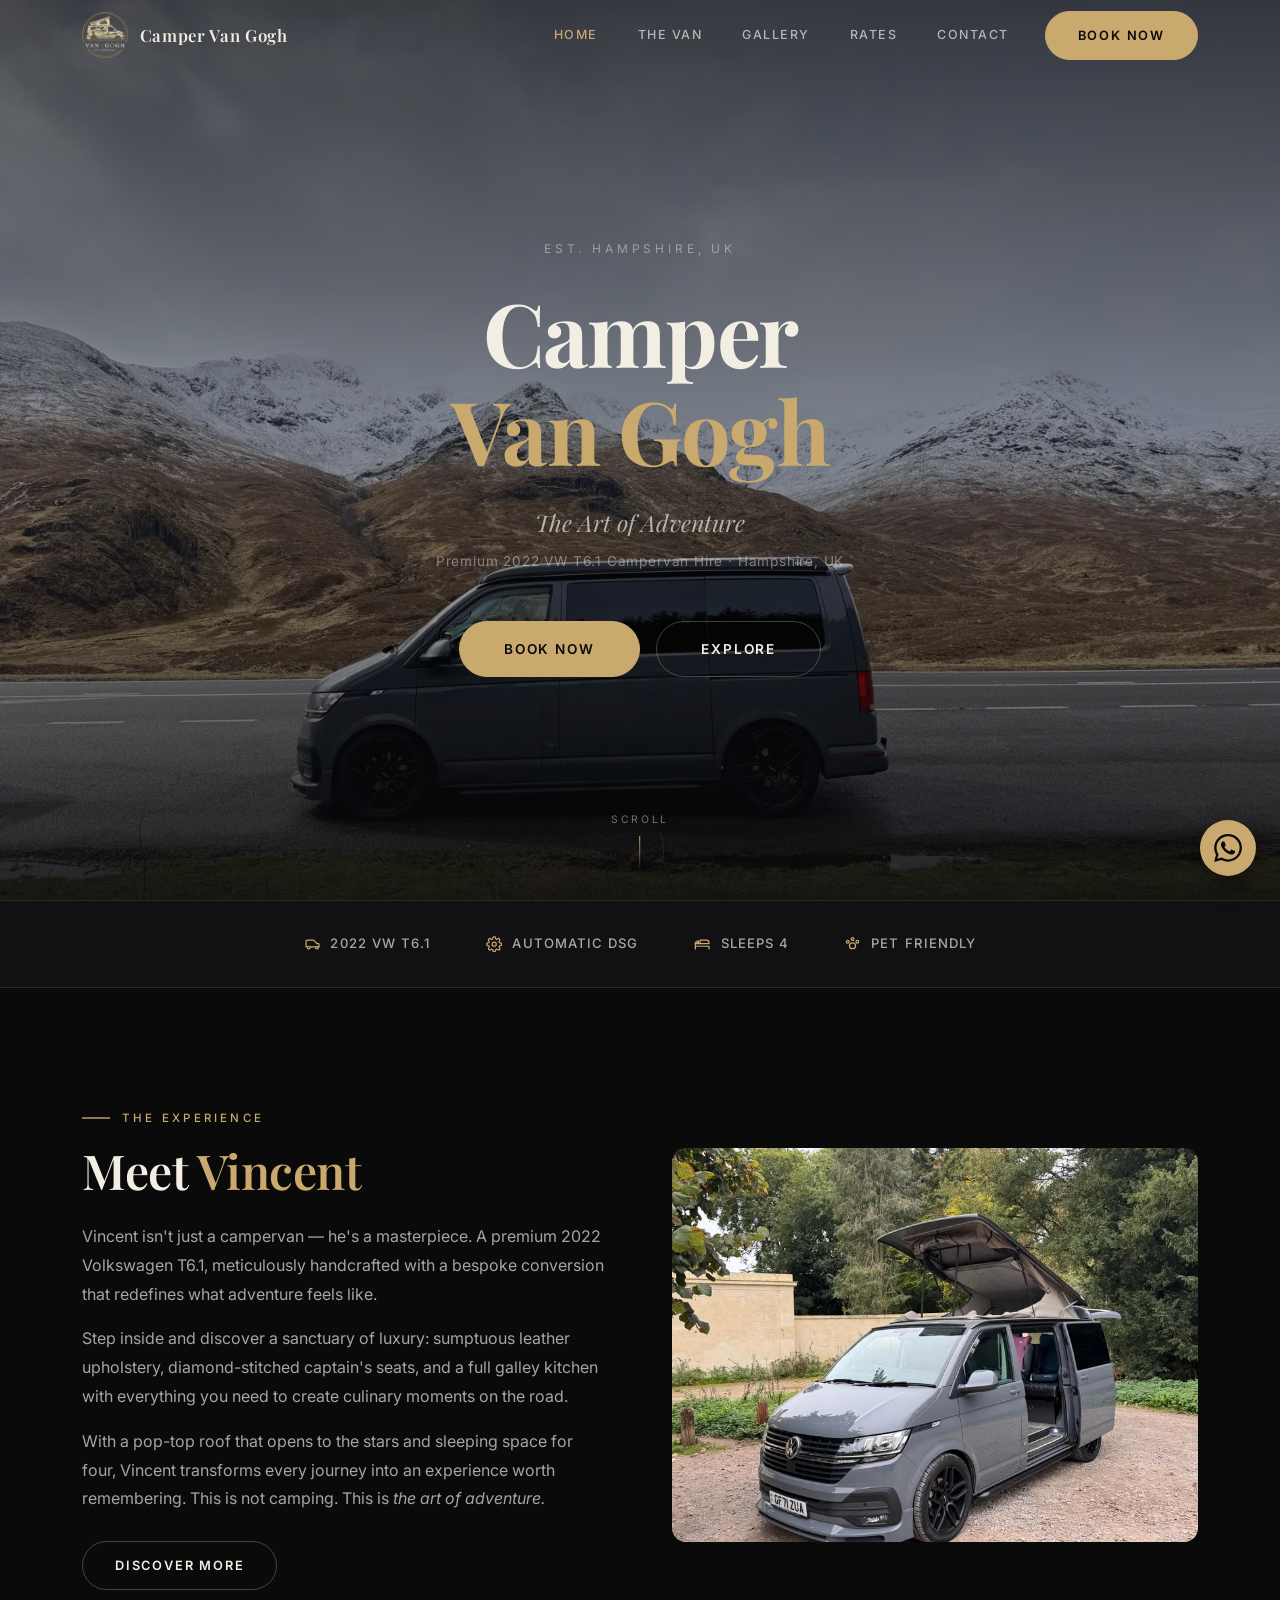
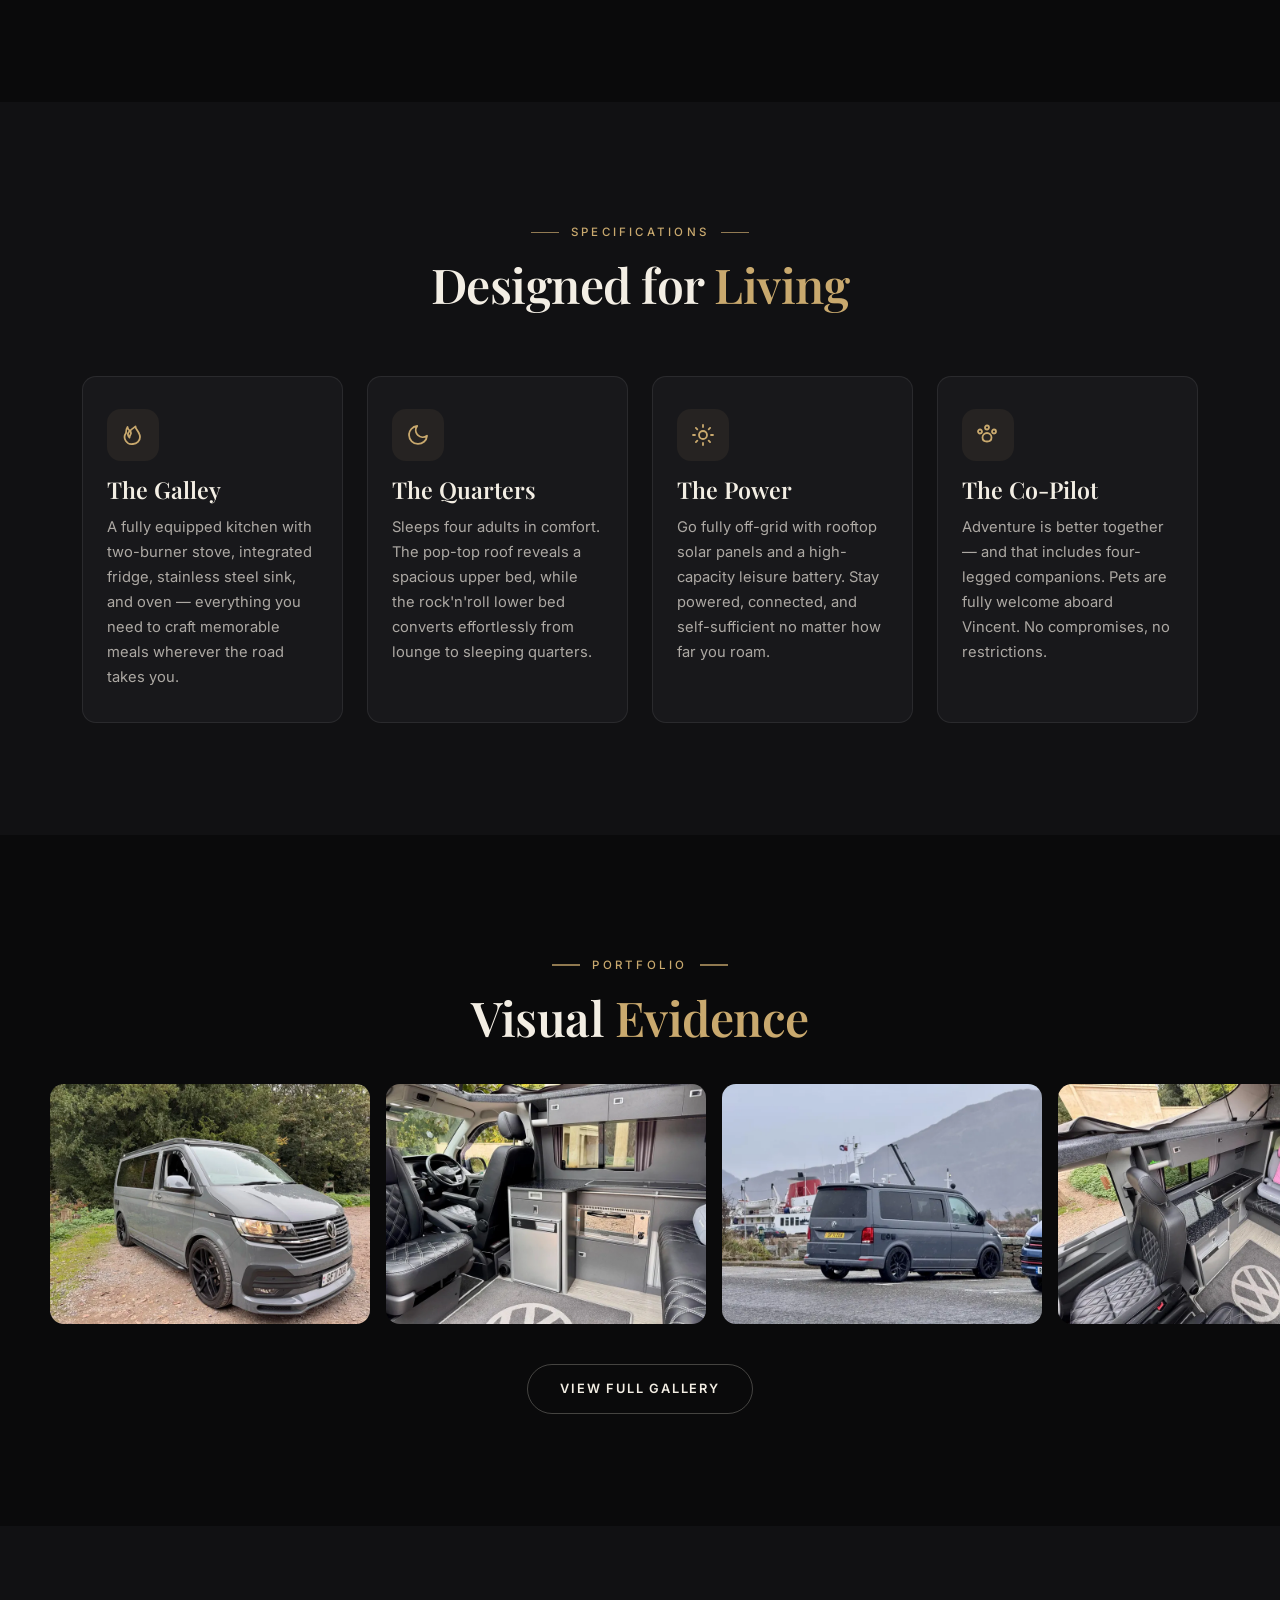
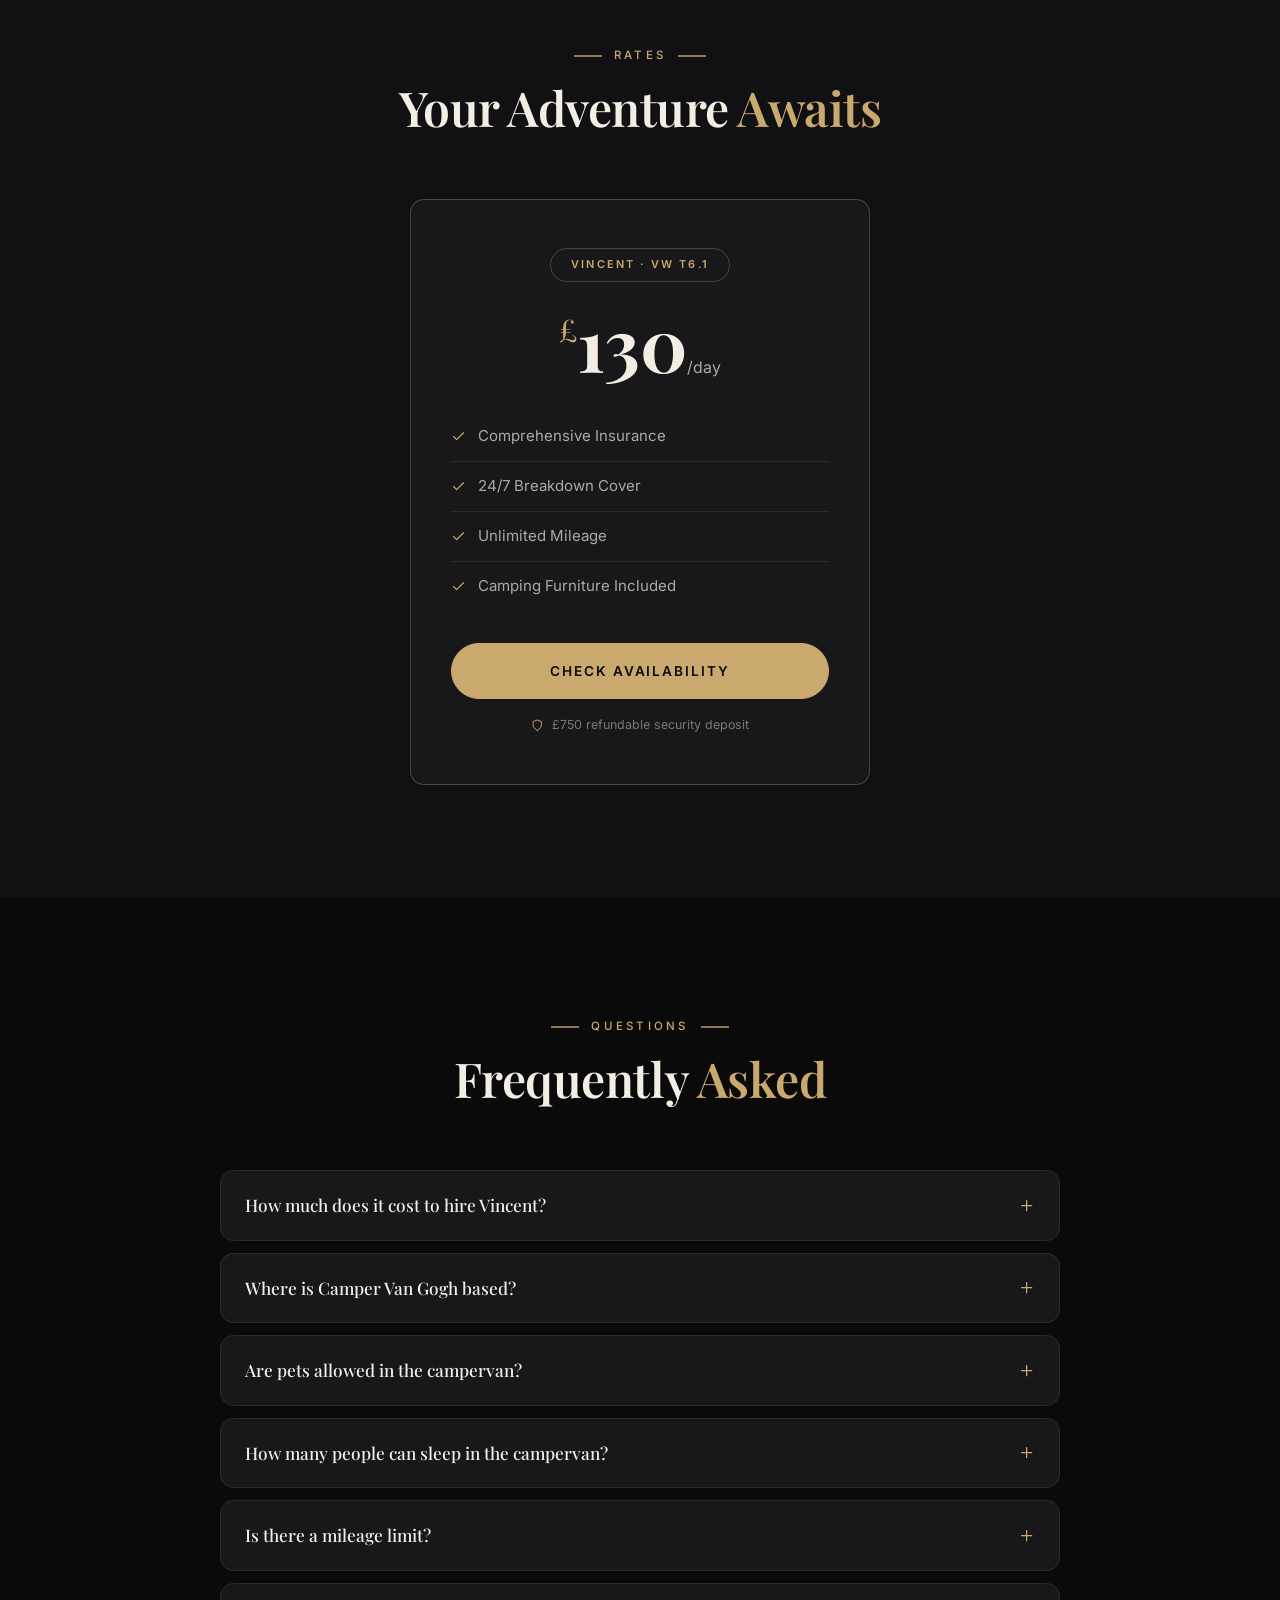
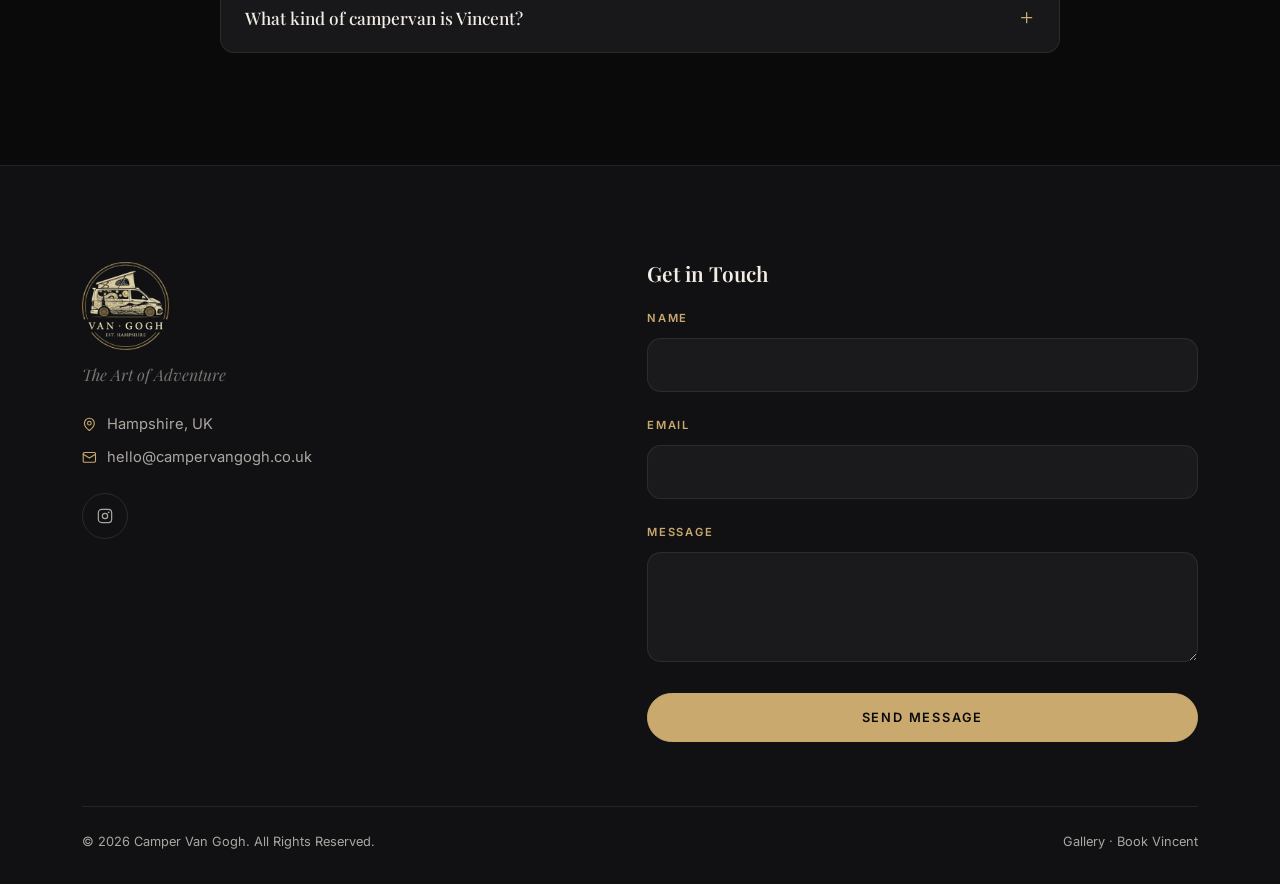
<file: index.html>
<!DOCTYPE html>
<html lang="en">
<head>
    <meta charset="UTF-8">
    <meta name="viewport" content="width=device-width, initial-scale=1.0">
    <meta name="theme-color" content="#0a0a0b">

    <link rel="icon" href="favicon.ico" sizes="any">
    <link rel="icon" type="image/png" sizes="32x32" href="Logo/favicon-32.png">
    <link rel="icon" type="image/png" sizes="16x16" href="Logo/favicon-16.png">
    <link rel="apple-touch-icon" sizes="180x180" href="Logo/apple-touch-icon.png">

    <title>Campervan Hire Hampshire UK | VW T6.1 from £130/day | Camper Van Gogh</title>
    <meta name="description" content="Hire Vincent, a premium 2022 VW T6.1 campervan from Hampshire, UK. Sleeps 4, pet friendly, automatic DSG, pop-top roof, full kitchen. From £130/day with insurance and unlimited mileage.">
    <meta name="author" content="Camper Van Gogh">
    <link rel="canonical" href="https://campervangogh.com/">

    <!-- Open Graph / Facebook -->
    <meta property="og:type" content="website">
    <meta property="og:site_name" content="Camper Van Gogh">
    <meta property="og:locale" content="en_GB">
    <meta property="og:url" content="https://campervangogh.com/">
    <meta property="og:title" content="Camper Van Gogh — Premium VW T6.1 Campervan Hire, Hampshire UK">
    <meta property="og:description" content="Vincent, a hand-converted 2022 VW T6.1. Sleeps 4, pet friendly, pop-top roof. From £130/day with insurance & unlimited mileage.">
    <meta property="og:image" content="https://campervangogh.com/gallery/exterior/scotland-15-1920.jpg">
    <meta property="og:image:alt" content="Camper Van Gogh — VW T6.1 campervan against snow-capped Scottish mountains">

    <!-- Twitter Card -->
    <meta name="twitter:card" content="summary_large_image">
    <meta name="twitter:title" content="Camper Van Gogh — Premium VW T6.1 Campervan Hire">
    <meta name="twitter:description" content="Hampshire-based luxury campervan hire from £130/day. Sleeps 4, pet friendly, unlimited mileage.">
    <meta name="twitter:image" content="https://campervangogh.com/gallery/exterior/scotland-15-1920.jpg">

    <meta name="robots" content="index, follow, max-image-preview:large">

    <!-- Fonts -->
    <link rel="preconnect" href="https://fonts.googleapis.com">
    <link rel="preconnect" href="https://fonts.gstatic.com" crossorigin>
    <link href="https://fonts.googleapis.com/css2?family=Playfair+Display:ital,wght@0,500;0,600;0,700;1,500&family=Inter:wght@400;500;600&display=swap" rel="stylesheet">

    <!-- LCP image preload -->
    <link rel="preload" as="image" href="gallery/exterior/scotland-15-1920.webp"
          imagesrcset="gallery/exterior/scotland-15-1080.webp 1080w, gallery/exterior/scotland-15-1920.webp 1920w"
          imagesizes="100vw" fetchpriority="high">

    <link rel="stylesheet" href="styles.css">

    <style>
        /* ── Page-specific styles ── */

        /* Highlights bar */
        .highlights {
            background: var(--bg-1);
            border-block: 1px solid var(--line-gold);
            padding: var(--s-5) var(--inline-pad);
        }
        .highlights__inner {
            max-width: var(--content-w);
            margin-inline: auto;
            display: flex;
            justify-content: center;
            flex-wrap: wrap;
            gap: var(--s-2) var(--s-6);
        }
        .highlights__item {
            display: flex;
            align-items: center;
            gap: 10px;
            padding: var(--s-2) var(--s-3);
            font-size: 0.82rem;
            font-weight: 500;
            letter-spacing: 0.08em;
            text-transform: uppercase;
            color: var(--ink-2);
        }
        .highlights__item svg.icon { color: var(--gold); width: 1.25em; height: 1.25em; }

        /* About */
        .about__grid {
            display: grid;
            gap: var(--s-7);
            align-items: center;
        }
        @media (min-width: 900px) {
            .about__grid { grid-template-columns: 1fr 1fr; gap: var(--s-8); }
        }
        .about__copy p { margin-bottom: var(--s-4); line-height: 1.8; }
        .about__copy .btn { margin-top: var(--s-3); }
        .about__media {
            position: relative;
            border-radius: var(--r-md);
            overflow: hidden;
            aspect-ratio: 4 / 3;
        }
        .about__media img {
            width: 100%; height: 100%;
            object-fit: cover;
            transition: transform 0.6s var(--ease);
        }
        .about__media:hover img { transform: scale(1.03); }

        /* Features */
        .features__grid {
            display: grid;
            grid-template-columns: repeat(auto-fit, minmax(250px, 1fr));
            gap: var(--s-5);
        }
        .feature { padding: var(--s-6) var(--s-5); }
        .feature__icon {
            width: 52px; height: 52px;
            display: flex;
            align-items: center;
            justify-content: center;
            background: var(--gold-08);
            border-radius: var(--r-md);
            color: var(--gold);
            font-size: 1.4rem;
            margin-bottom: var(--s-4);
        }
        .feature__icon svg.icon { width: 24px; height: 24px; }
        .feature h3 { margin-bottom: var(--s-3); }
        .feature p { font-size: 0.92rem; line-height: 1.7; }

        /* Gallery strip */
        .strip {
            overflow-x: auto;
            scrollbar-width: none;
            -webkit-overflow-scrolling: touch;
        }
        .strip::-webkit-scrollbar { display: none; }
        .strip__track {
            display: flex;
            gap: var(--s-4);
            padding-inline: max(var(--inline-pad), calc((100vw - var(--content-w)) / 2));
        }
        .strip__item {
            flex-shrink: 0;
            width: min(320px, 72vw);
            aspect-ratio: 4 / 3;
            border-radius: var(--r-md);
            overflow: hidden;
        }
        .strip__item img {
            width: 100%; height: 100%;
            object-fit: cover;
            transition: transform 0.5s var(--ease);
        }
        .strip__item:hover img { transform: scale(1.06); }

        /* Pricing */
        .pricing-card {
            max-width: 460px;
            margin-inline: auto;
            background: var(--bg-2);
            border: 1px solid var(--gold-30);
            border-radius: var(--r-md);
            padding: clamp(32px, 5vw, 48px) clamp(24px, 4vw, 40px);
            text-align: center;
        }
        .pricing-card__badge {
            display: inline-block;
            font-size: 0.68rem;
            font-weight: 600;
            text-transform: uppercase;
            letter-spacing: 0.2em;
            color: var(--gold);
            border: 1px solid var(--gold-30);
            border-radius: var(--r-pill);
            padding: 7px 20px;
            margin-bottom: var(--s-5);
        }
        .pricing-card__amount { margin-bottom: var(--s-6); }
        .pricing-card__currency {
            font-family: var(--font-display);
            font-size: 1.9rem;
            color: var(--gold);
            vertical-align: top;
            line-height: 1.6;
        }
        .pricing-card__number {
            font-family: var(--font-display);
            font-size: clamp(3.6rem, 8vw, 4.6rem);
            font-weight: 700;
            line-height: 1;
        }
        .pricing-card__period { font-size: 1rem; color: var(--ink-2); }
        .pricing-card__includes {
            text-align: left;
            margin-bottom: var(--s-6);
        }
        .pricing-card__includes li {
            display: flex;
            align-items: center;
            gap: 12px;
            padding: 12px 0;
            border-bottom: 1px solid var(--line);
            color: var(--ink-2);
            font-size: 0.94rem;
        }
        .pricing-card__includes li:last-child { border-bottom: none; }
        .pricing-card__includes svg.icon { color: var(--gold); }
        .pricing-card__deposit {
            margin-top: var(--s-4);
            font-size: 0.78rem;
            color: var(--ink-3);
            display: flex;
            align-items: center;
            justify-content: center;
            gap: 8px;
        }
        .pricing-card__deposit svg.icon { color: var(--gold); }

        /* FAQ */
        .faq-list {
            max-width: 840px;
            margin-inline: auto;
            display: grid;
            gap: var(--s-3);
        }
    </style>

    <!-- Structured Data: Business + Vehicle Offer + FAQ -->
    <script type="application/ld+json">
    {
      "@context": "https://schema.org",
      "@graph": [
        {
          "@type": "AutoRental",
          "@id": "https://campervangogh.com/#business",
          "name": "Camper Van Gogh",
          "description": "Premium campervan hire from Hampshire, UK. A hand-converted 2022 VW T6.1 campervan that sleeps 4, with pop-top roof, full galley kitchen, and pet-friendly policy.",
          "url": "https://campervangogh.com/",
          "image": "https://campervangogh.com/gallery/exterior/scotland-15-1920.jpg",
          "telephone": "",
          "email": "hello@campervangogh.co.uk",
          "priceRange": "££",
          "address": { "@type": "PostalAddress", "addressRegion": "Hampshire", "addressCountry": "GB" },
          "areaServed": { "@type": "Country", "name": "United Kingdom" },
          "sameAs": ["https://www.instagram.com/camper.van.gogh/"]
        },
        {
          "@type": "Product",
          "@id": "https://campervangogh.com/#vincent",
          "name": "Vincent — 2022 VW T6.1 Campervan",
          "description": "Hand-converted 2022 Volkswagen Transporter T6.1 campervan. Automatic DSG, pop-top roof sleeping 4 adults, full galley kitchen with two-burner stove, fridge and oven, leather captain's seats, rock'n'roll bed, solar panels and leisure battery, pet friendly.",
          "image": [
            "https://campervangogh.com/gallery/exterior/scotland-15-1920.jpg",
            "https://campervangogh.com/gallery/exterior/campervan-09-1600.jpg",
            "https://campervangogh.com/gallery/exterior/scotland-20-1600.jpg"
          ],
          "brand": { "@type": "Brand", "name": "Volkswagen" },
          "model": "Transporter T6.1",
          "vehicleModelDate": "2022",
          "category": "Campervan",
          "offers": {
            "@type": "Offer",
            "url": "https://campervangogh.com/booking.html",
            "priceCurrency": "GBP",
            "price": "130",
            "priceSpecification": { "@type": "UnitPriceSpecification", "price": "130", "priceCurrency": "GBP", "unitText": "DAY" },
            "availability": "https://schema.org/InStock",
            "seller": { "@id": "https://campervangogh.com/#business" }
          }
        },
        {
          "@type": "FAQPage",
          "@id": "https://campervangogh.com/#faq",
          "mainEntity": [
            { "@type": "Question", "name": "How much does it cost to hire Vincent?", "acceptedAnswer": { "@type": "Answer", "text": "Hire is £130 per day with a refundable £750 security deposit. Comprehensive insurance, 24/7 breakdown cover, unlimited mileage and camping furniture are all included." } },
            { "@type": "Question", "name": "Where is Camper Van Gogh based?", "acceptedAnswer": { "@type": "Answer", "text": "We are based in Hampshire, UK. Vincent is collected from and returned to our Hampshire location." } },
            { "@type": "Question", "name": "Are pets allowed in the campervan?", "acceptedAnswer": { "@type": "Answer", "text": "Yes — pets are fully welcome. Adventure is better together, and that includes four-legged co-pilots. There are no extra fees or restrictions for bringing your dog." } },
            { "@type": "Question", "name": "How many people can sleep in the campervan?", "acceptedAnswer": { "@type": "Answer", "text": "Vincent sleeps four adults. The pop-top roof opens to reveal a spacious upper bed, and the rock'n'roll lower bed converts from lounge seating to a second double bed." } },
            { "@type": "Question", "name": "Is there a mileage limit?", "acceptedAnswer": { "@type": "Answer", "text": "No. Unlimited mileage is included in the daily rate, so you are free to take Vincent as far as you'd like — including Scotland, Wales, or anywhere in the UK." } },
            { "@type": "Question", "name": "What's included in the daily rate?", "acceptedAnswer": { "@type": "Answer", "text": "Comprehensive insurance, 24/7 UK breakdown cover, unlimited mileage, and a full set of camping furniture (table, chairs, awning where applicable)." } },
            { "@type": "Question", "name": "What kind of campervan is Vincent?", "acceptedAnswer": { "@type": "Answer", "text": "Vincent is a 2022 Volkswagen Transporter T6.1 with an automatic DSG gearbox. The interior is a hand-crafted conversion featuring leather captain's seats, a two-burner stove, fridge, oven, sink, solar panels and a leisure battery for full off-grid capability." } }
          ]
        },
        {
          "@type": "WebSite",
          "@id": "https://campervangogh.com/#website",
          "url": "https://campervangogh.com/",
          "name": "Camper Van Gogh",
          "description": "Premium VW T6.1 campervan hire in Hampshire, UK",
          "publisher": { "@id": "https://campervangogh.com/#business" },
          "inLanguage": "en-GB"
        }
      ]
    }
    </script>
</head>
<body>

    <!-- HEADER -->
    <header class="site-header">
        <div class="site-header__inner">
            <a href="index.html" class="brand" aria-label="Camper Van Gogh — Home">
                <img src="Logo/logo-96.png" alt="" width="96" height="97">
                <span class="brand__name">Camper Van Gogh</span>
            </a>
            <button class="nav-toggle" aria-expanded="false" aria-controls="site-nav" aria-label="Menu">
                <svg class="icon icon-burger" viewBox="0 0 24 24" aria-hidden="true"><path d="M3 6h18M3 12h18M3 18h18"/></svg>
                <svg class="icon icon-close" viewBox="0 0 24 24" aria-hidden="true"><path d="M6 6l12 12M18 6L6 18"/></svg>
            </button>
            <nav class="site-nav" id="site-nav" aria-label="Main">
                <a class="site-nav__link" href="index.html" aria-current="page">Home</a>
                <a class="site-nav__link" href="#features">The Van</a>
                <a class="site-nav__link" href="gallery.html">Gallery</a>
                <a class="site-nav__link" href="#pricing">Rates</a>
                <a class="site-nav__link" href="#contact">Contact</a>
                <a class="btn btn--gold" href="booking.html">Book Now</a>
            </nav>
        </div>
    </header>

    <!-- HERO -->
    <section class="hero">
        <div class="hero__media">
            <picture>
                <source type="image/webp" srcset="gallery/exterior/scotland-15-1080.webp 1080w, gallery/exterior/scotland-15-1920.webp 1920w" sizes="100vw">
                <img src="gallery/exterior/scotland-15-1920.jpg" width="1920" height="1440" alt="Vincent, a VW T6.1 campervan, parked before snow-capped Scottish mountains" fetchpriority="high" decoding="async">
            </picture>
        </div>
        <div class="hero__overlay"></div>
        <div class="hero__content">
            <p class="hero__eyebrow reveal">Est. Hampshire, UK</p>
            <h1 class="hero__title reveal reveal-d1"><span>Camper</span><span class="gold">Van Gogh</span></h1>
            <p class="hero__sub reveal reveal-d2">The Art of Adventure</p>
            <p class="hero__tag reveal reveal-d2">Premium 2022 VW T6.1 Campervan Hire · Hampshire, UK</p>
            <div class="hero__actions reveal reveal-d3">
                <a href="booking.html" class="btn btn--gold btn--lg">Book Now</a>
                <a href="#about" class="btn btn--ghost btn--lg">Explore</a>
            </div>
        </div>
        <div class="hero__scroll" aria-hidden="true"><span>Scroll</span></div>
    </section>

    <!-- HIGHLIGHTS -->
    <section class="highlights" aria-label="Key features">
        <div class="highlights__inner reveal">
            <div class="highlights__item">
                <svg class="icon" viewBox="0 0 24 24" aria-hidden="true"><path d="M3 16V8a2 2 0 0 1 2-2h9l5 5h2a1 1 0 0 1 1 1v4h-2.2M3 16h1.2M3 16v-2m13.8 2H9.2"/><circle cx="7" cy="17" r="2"/><circle cx="19" cy="17" r="2"/></svg>
                <span>2022 VW T6.1</span>
            </div>
            <div class="highlights__item">
                <svg class="icon" viewBox="0 0 24 24" aria-hidden="true"><circle cx="12" cy="12" r="3"/><path d="M19.4 15a1.65 1.65 0 0 0 .33 1.82l.06.06a2 2 0 1 1-2.83 2.83l-.06-.06a1.65 1.65 0 0 0-1.82-.33 1.65 1.65 0 0 0-1 1.51V21a2 2 0 1 1-4 0v-.09A1.65 1.65 0 0 0 9 19.4a1.65 1.65 0 0 0-1.82.33l-.06.06a2 2 0 1 1-2.83-2.83l.06-.06a1.65 1.65 0 0 0 .33-1.82 1.65 1.65 0 0 0-1.51-1H3a2 2 0 1 1 0-4h.09A1.65 1.65 0 0 0 4.6 9a1.65 1.65 0 0 0-.33-1.82l-.06-.06a2 2 0 1 1 2.83-2.83l.06.06a1.65 1.65 0 0 0 1.82.33H9a1.65 1.65 0 0 0 1-1.51V3a2 2 0 1 1 4 0v.09a1.65 1.65 0 0 0 1 1.51 1.65 1.65 0 0 0 1.82-.33l.06-.06a2 2 0 1 1 2.83 2.83l-.06.06a1.65 1.65 0 0 0-.33 1.82V9a1.65 1.65 0 0 0 1.51 1H21a2 2 0 1 1 0 4h-.09a1.65 1.65 0 0 0-1.51 1z"/></svg>
                <span>Automatic DSG</span>
            </div>
            <div class="highlights__item">
                <svg class="icon" viewBox="0 0 24 24" aria-hidden="true"><path d="M2 9V19m0-4h20v4M2 11h20v-1a4 4 0 0 0-4-4H9v4"/><circle cx="5.5" cy="8.5" r="1.5"/></svg>
                <span>Sleeps 4</span>
            </div>
            <div class="highlights__item">
                <svg class="icon" viewBox="0 0 24 24" aria-hidden="true"><circle cx="11" cy="4.5" r="2"/><circle cx="18" cy="8.5" r="2"/><circle cx="4" cy="8.5" r="2"/><path d="M11 18.5c-3 0-4.5-2-4.5-4a4.5 4.5 0 0 1 9 0c0 2-1.5 4-4.5 4z"/></svg>
                <span>Pet Friendly</span>
            </div>
        </div>
    </section>

    <!-- ABOUT -->
    <section id="about" class="section">
        <div class="container about__grid">
            <div class="about__copy reveal">
                <p class="section-eyebrow">The Experience</p>
                <h2>Meet <span class="gold">Vincent</span></h2>
                <div style="margin-top: 24px;">
                    <p>Vincent isn't just a campervan — he's a masterpiece. A premium 2022 Volkswagen T6.1, meticulously handcrafted with a bespoke conversion that redefines what adventure feels like.</p>
                    <p>Step inside and discover a sanctuary of luxury: sumptuous leather upholstery, diamond-stitched captain's seats, and a full galley kitchen with everything you need to create culinary moments on the road.</p>
                    <p>With a pop-top roof that opens to the stars and sleeping space for four, Vincent transforms every journey into an experience worth remembering. This is not camping. This is <em>the art of adventure.</em></p>
                </div>
                <a href="#features" class="btn btn--ghost">Discover More</a>
            </div>
            <div class="about__media reveal reveal-d1">
                <picture>
                    <source type="image/webp" srcset="gallery/exterior/campervan-09-800.webp 800w, gallery/exterior/campervan-09-1600.webp 1600w" sizes="(min-width: 900px) 50vw, 100vw">
                    <img src="gallery/exterior/campervan-09-1600.jpg" width="1600" height="1200" alt="Vincent — premium VW T6.1 campervan exterior" loading="lazy" decoding="async">
                </picture>
            </div>
        </div>
    </section>

    <!-- FEATURES -->
    <section id="features" class="section bg-raised">
        <div class="container">
            <div class="section-head section-head--center reveal">
                <p class="section-eyebrow section-eyebrow--center">Specifications</p>
                <h2>Designed for <span class="gold">Living</span></h2>
            </div>
            <div class="features__grid">
                <article class="card feature reveal">
                    <div class="feature__icon" aria-hidden="true">
                        <svg class="icon" viewBox="0 0 24 24"><path d="M8.5 14.5c0-2 1.5-3 1.5-4.5 0-1-.5-1.8-1.5-2.5.2 1-.8 1.5-1.3 2.6C6.6 11.4 7 13 8.5 14.5zM12 21a7 7 0 0 0 7-7c0-2-1-3.9-2-5.5s-2.5-3-2.5-5C12.5 5 10 6.5 9 8 7 6.5 6.5 5.5 6.5 4 5 6 5 8.5 5 10a7 7 0 0 0 7 11z"/></svg>
                    </div>
                    <h3>The Galley</h3>
                    <p>A fully equipped kitchen with two-burner stove, integrated fridge, stainless steel sink, and oven — everything you need to craft memorable meals wherever the road takes you.</p>
                </article>
                <article class="card feature reveal reveal-d1">
                    <div class="feature__icon" aria-hidden="true">
                        <svg class="icon" viewBox="0 0 24 24"><path d="M21 12.8A9 9 0 1 1 11.2 3 7 7 0 0 0 21 12.8z"/></svg>
                    </div>
                    <h3>The Quarters</h3>
                    <p>Sleeps four adults in comfort. The pop-top roof reveals a spacious upper bed, while the rock'n'roll lower bed converts effortlessly from lounge to sleeping quarters.</p>
                </article>
                <article class="card feature reveal reveal-d2">
                    <div class="feature__icon" aria-hidden="true">
                        <svg class="icon" viewBox="0 0 24 24"><circle cx="12" cy="12" r="4"/><path d="M12 2v2m0 16v2M4.9 4.9l1.4 1.4m11.4 11.4 1.4 1.4M2 12h2m16 0h2M4.9 19.1l1.4-1.4M17.7 6.3l1.4-1.4"/></svg>
                    </div>
                    <h3>The Power</h3>
                    <p>Go fully off-grid with rooftop solar panels and a high-capacity leisure battery. Stay powered, connected, and self-sufficient no matter how far you roam.</p>
                </article>
                <article class="card feature reveal reveal-d3">
                    <div class="feature__icon" aria-hidden="true">
                        <svg class="icon" viewBox="0 0 24 24"><circle cx="11" cy="4.5" r="2"/><circle cx="18" cy="8.5" r="2"/><circle cx="4" cy="8.5" r="2"/><path d="M11 18.5c-3 0-4.5-2-4.5-4a4.5 4.5 0 0 1 9 0c0 2-1.5 4-4.5 4z"/></svg>
                    </div>
                    <h3>The Co-Pilot</h3>
                    <p>Adventure is better together — and that includes four-legged companions. Pets are fully welcome aboard Vincent. No compromises, no restrictions.</p>
                </article>
            </div>
        </div>
    </section>

    <!-- GALLERY PREVIEW -->
    <section id="gallery" class="section" style="overflow: hidden;">
        <div class="container section-head section-head--center reveal" style="margin-bottom: 40px;">
            <p class="section-eyebrow section-eyebrow--center">Portfolio</p>
            <h2>Visual <span class="gold">Evidence</span></h2>
        </div>
        <div class="strip reveal">
            <div class="strip__track">
                <a href="gallery.html" class="strip__item">
                    <picture>
                        <source type="image/webp" srcset="gallery/exterior/campervan-02-800.webp">
                        <img src="gallery/exterior/campervan-02-800.jpg" width="800" height="600" alt="Campervan exterior" loading="lazy" decoding="async">
                    </picture>
                </a>
                <a href="gallery.html" class="strip__item">
                    <picture>
                        <source type="image/webp" srcset="gallery/interior/campervan-01-800.webp">
                        <img src="gallery/interior/campervan-01-800.jpg" width="800" height="600" alt="Luxury campervan interior" loading="lazy" decoding="async">
                    </picture>
                </a>
                <a href="gallery.html" class="strip__item">
                    <picture>
                        <source type="image/webp" srcset="gallery/exterior/scotland-05-800.webp">
                        <img src="gallery/exterior/scotland-05-800.jpg" width="800" height="600" alt="Campervan on a Scotland road trip" loading="lazy" decoding="async">
                    </picture>
                </a>
                <a href="gallery.html" class="strip__item">
                    <picture>
                        <source type="image/webp" srcset="gallery/interior/campervan-03-800.webp">
                        <img src="gallery/interior/campervan-03-800.jpg" width="800" height="600" alt="Interior conversion details" loading="lazy" decoding="async">
                    </picture>
                </a>
                <a href="gallery.html" class="strip__item">
                    <picture>
                        <source type="image/webp" srcset="gallery/exterior/scotland-15-800.webp">
                        <img src="gallery/exterior/scotland-15-800.jpg" width="800" height="600" alt="Scottish mountain landscape with campervan" loading="lazy" decoding="async">
                    </picture>
                </a>
                <a href="gallery.html" class="strip__item">
                    <picture>
                        <source type="image/webp" srcset="gallery/exterior/campervan-07-800.webp">
                        <img src="gallery/exterior/campervan-07-800.jpg" width="800" height="600" alt="Campervan on the road" loading="lazy" decoding="async">
                    </picture>
                </a>
            </div>
        </div>
        <div class="text-center reveal" style="margin-top: 40px;">
            <a href="gallery.html" class="btn btn--ghost">View Full Gallery</a>
        </div>
    </section>

    <!-- PRICING -->
    <section id="pricing" class="section bg-raised">
        <div class="container">
            <div class="section-head section-head--center reveal">
                <p class="section-eyebrow section-eyebrow--center">Rates</p>
                <h2>Your Adventure <span class="gold">Awaits</span></h2>
            </div>
            <div class="pricing-card reveal">
                <div class="pricing-card__badge">Vincent · VW T6.1</div>
                <div class="pricing-card__amount">
                    <span class="pricing-card__currency">£</span><span class="pricing-card__number">130</span><span class="pricing-card__period">/day</span>
                </div>
                <ul class="pricing-card__includes">
                    <li><svg class="icon" viewBox="0 0 24 24" aria-hidden="true"><path d="M20 6L9 17l-5-5"/></svg> Comprehensive Insurance</li>
                    <li><svg class="icon" viewBox="0 0 24 24" aria-hidden="true"><path d="M20 6L9 17l-5-5"/></svg> 24/7 Breakdown Cover</li>
                    <li><svg class="icon" viewBox="0 0 24 24" aria-hidden="true"><path d="M20 6L9 17l-5-5"/></svg> Unlimited Mileage</li>
                    <li><svg class="icon" viewBox="0 0 24 24" aria-hidden="true"><path d="M20 6L9 17l-5-5"/></svg> Camping Furniture Included</li>
                </ul>
                <a href="booking.html" class="btn btn--gold btn--lg btn--full">Check Availability</a>
                <p class="pricing-card__deposit">
                    <svg class="icon" viewBox="0 0 24 24" aria-hidden="true"><path d="M12 22s8-4 8-10V5l-8-3-8 3v7c0 6 8 10 8 10z"/></svg>
                    £750 refundable security deposit
                </p>
            </div>
        </div>
    </section>

    <!-- FAQ -->
    <section id="faq" class="section">
        <div class="container">
            <div class="section-head section-head--center reveal">
                <p class="section-eyebrow section-eyebrow--center">Questions</p>
                <h2>Frequently <span class="gold">Asked</span></h2>
            </div>
            <div class="faq-list">
                <details class="faq-item reveal">
                    <summary><span>How much does it cost to hire Vincent?</span><svg class="icon" viewBox="0 0 24 24" aria-hidden="true"><path d="M12 5v14M5 12h14"/></svg></summary>
                    <p>Hire is <strong>£130 per day</strong> with a refundable £750 security deposit. Comprehensive insurance, 24/7 breakdown cover, unlimited mileage and camping furniture are all included in the daily rate.</p>
                </details>
                <details class="faq-item reveal">
                    <summary><span>Where is Camper Van Gogh based?</span><svg class="icon" viewBox="0 0 24 24" aria-hidden="true"><path d="M12 5v14M5 12h14"/></svg></summary>
                    <p>We are based in <strong>Hampshire, UK</strong>. Vincent is collected from and returned to our Hampshire location.</p>
                </details>
                <details class="faq-item reveal">
                    <summary><span>Are pets allowed in the campervan?</span><svg class="icon" viewBox="0 0 24 24" aria-hidden="true"><path d="M12 5v14M5 12h14"/></svg></summary>
                    <p>Yes — pets are fully welcome. Adventure is better together, and that includes four-legged co-pilots. There are no extra fees or restrictions for bringing your dog.</p>
                </details>
                <details class="faq-item reveal">
                    <summary><span>How many people can sleep in the campervan?</span><svg class="icon" viewBox="0 0 24 24" aria-hidden="true"><path d="M12 5v14M5 12h14"/></svg></summary>
                    <p>Vincent sleeps <strong>four adults</strong>. The pop-top roof opens to reveal a spacious upper bed, and the rock'n'roll lower bed converts from lounge seating to a second double bed.</p>
                </details>
                <details class="faq-item reveal">
                    <summary><span>Is there a mileage limit?</span><svg class="icon" viewBox="0 0 24 24" aria-hidden="true"><path d="M12 5v14M5 12h14"/></svg></summary>
                    <p>No. <strong>Unlimited mileage</strong> is included, so you are free to take Vincent as far as you'd like — including Scotland, Wales, or anywhere in the UK.</p>
                </details>
                <details class="faq-item reveal">
                    <summary><span>What kind of campervan is Vincent?</span><svg class="icon" viewBox="0 0 24 24" aria-hidden="true"><path d="M12 5v14M5 12h14"/></svg></summary>
                    <p>Vincent is a <strong>2022 Volkswagen Transporter T6.1</strong> with an automatic DSG gearbox. The interior is a hand-crafted conversion featuring leather captain's seats, a two-burner stove, fridge, oven, sink, solar panels and a leisure battery for full off-grid capability.</p>
                </details>
            </div>
        </div>
    </section>

    <!-- FOOTER -->
    <footer id="contact" class="site-footer">
        <div class="container">
            <div class="site-footer__grid">
                <div class="reveal">
                    <a href="index.html" class="site-footer__brand" aria-label="Camper Van Gogh — Home">
                        <img src="Logo/logo-240.png" alt="Camper Van Gogh logo" loading="lazy" width="240" height="243">
                    </a>
                    <p class="site-footer__tagline">The Art of Adventure</p>
                    <p class="site-footer__detail">
                        <svg class="icon" viewBox="0 0 24 24" aria-hidden="true"><path d="M20 10c0 6-8 12-8 12s-8-6-8-12a8 8 0 0 1 16 0z"/><circle cx="12" cy="10" r="3"/></svg>
                        Hampshire, UK
                    </p>
                    <p class="site-footer__detail">
                        <svg class="icon" viewBox="0 0 24 24" aria-hidden="true"><rect x="2" y="4" width="20" height="16" rx="2"/><path d="m22 7-10 6L2 7"/></svg>
                        <a href="mailto:hello@campervangogh.co.uk">hello@campervangogh.co.uk</a>
                    </p>
                    <a class="site-footer__social" href="https://www.instagram.com/camper.van.gogh/" target="_blank" rel="noopener noreferrer" aria-label="Instagram">
                        <svg class="icon" viewBox="0 0 24 24" aria-hidden="true"><rect x="2" y="2" width="20" height="20" rx="5"/><circle cx="12" cy="12" r="4"/><circle cx="17.5" cy="6.5" r="0.5" fill="currentColor"/></svg>
                    </a>
                </div>
                <div class="reveal reveal-d1">
                    <h3 class="site-footer__form-title">Get in Touch</h3>
                    <form action="https://formspree.io/f/mkojwddd" method="POST">
                        <input type="text" name="_gotcha" style="display:none" tabindex="-1" autocomplete="off" aria-hidden="true">
                        <div class="field">
                            <label for="contact-name">Name</label>
                            <input type="text" id="contact-name" name="name" autocomplete="name" required>
                        </div>
                        <div class="field">
                            <label for="contact-email">Email</label>
                            <input type="email" id="contact-email" name="email" autocomplete="email" required>
                        </div>
                        <div class="field">
                            <label for="contact-message">Message</label>
                            <textarea id="contact-message" name="message" rows="3" required></textarea>
                        </div>
                        <button type="submit" class="btn btn--gold btn--full">Send Message</button>
                    </form>
                </div>
            </div>
            <div class="site-footer__bottom">
                <p>&copy; 2026 Camper Van Gogh. All Rights Reserved.</p>
                <p><a href="gallery.html">Gallery</a> · <a href="booking.html">Book Vincent</a></p>
            </div>
        </div>
    </footer>

    <!-- MOBILE STICKY CTA -->
    <div class="cta-bar" aria-hidden="false">
        <div class="cta-bar__price">From <strong>£130/day</strong></div>
        <a href="booking.html" class="btn btn--gold">Book Now</a>
    </div>

    <script src="main.js" defer></script>
    <script src="whatsapp-widget.js" defer></script>
</body>
</html>
</file>
<file: styles.css>
/* ============================================================
   CAMPER VAN GOGH — Design System v3
   Shared across: index.html · gallery.html · booking.html
   Mobile-first. One source of truth for every token.
   ============================================================ */

/* ── § 1. Design tokens ─────────────────────────────────── */
:root {
  /* Surfaces (layered dark) */
  --bg-0: #0a0a0b;
  --bg-1: #111113;
  --bg-2: #18181b;
  --bg-3: #202024;

  /* Accent — champagne gold */
  --gold:       #c9a96e;
  --gold-light: #ddc492;
  --gold-dark:  #a0824a;
  --gold-08:    rgba(201, 169, 110, 0.08);
  --gold-15:    rgba(201, 169, 110, 0.15);
  --gold-30:    rgba(201, 169, 110, 0.30);

  /* Text */
  --ink:   #f3eee4;
  --ink-2: rgba(243, 238, 228, 0.68);
  --ink-3: rgba(243, 238, 228, 0.45);

  /* Lines & feedback */
  --line:      rgba(255, 255, 255, 0.08);
  --line-gold: rgba(201, 169, 110, 0.16);
  --success:   #34c77b;
  --error:     #e5484d;

  /* Type */
  --font-display: 'Playfair Display', Georgia, serif;
  --font-body: 'Inter', -apple-system, BlinkMacSystemFont, 'Segoe UI', sans-serif;
  --fs-h1: clamp(2.75rem, 7vw + 1rem, 5.5rem);
  --fs-h2: clamp(1.9rem, 3.5vw + 0.75rem, 3rem);
  --fs-h3: clamp(1.2rem, 1vw + 1rem, 1.45rem);

  /* Spacing scale */
  --s-1: 4px;  --s-2: 8px;  --s-3: 12px; --s-4: 16px; --s-5: 24px;
  --s-6: 32px; --s-7: 48px; --s-8: 64px; --s-9: 96px; --s-10: 128px;
  --section-y: clamp(56px, 10vw, 112px);
  --inline-pad: clamp(20px, 4vw, 32px);

  /* Radii — one for surfaces, one for pills */
  --r-md: 14px;
  --r-pill: 100px;

  /* Motion */
  --ease: cubic-bezier(0.16, 1, 0.3, 1);
  --t-fast: 0.18s var(--ease);
  --t-base: 0.3s var(--ease);

  /* Shadow */
  --shadow-1: 0 4px 16px rgba(0, 0, 0, 0.35);
  --shadow-2: 0 16px 48px rgba(0, 0, 0, 0.5);

  /* Layout */
  --content-w: 1180px;
  --header-h: 72px;
}

/* ── § 2. Reset & base ──────────────────────────────────── */
*, *::before, *::after { margin: 0; padding: 0; box-sizing: border-box; }

html {
  scroll-behavior: smooth;
  -webkit-text-size-adjust: 100%;
  -webkit-font-smoothing: antialiased;
  -moz-osx-font-smoothing: grayscale;
  scrollbar-width: thin;
  scrollbar-color: var(--gold-dark) var(--bg-0);
}

body {
  font-family: var(--font-body);
  font-size: 1rem;
  line-height: 1.65;
  color: var(--ink);
  background: var(--bg-0);
  min-height: 100svh;
  overflow-x: clip;
}

::selection { background: var(--gold); color: var(--bg-0); }
::-webkit-scrollbar { width: 8px; }
::-webkit-scrollbar-track { background: var(--bg-0); }
::-webkit-scrollbar-thumb { background: var(--gold-dark); border-radius: 4px; }

img { max-width: 100%; height: auto; display: block; }
a { color: inherit; text-decoration: none; transition: color var(--t-fast); }
ul, ol { list-style: none; }
button { font: inherit; cursor: pointer; border: none; background: none; color: inherit; }
input, textarea, select { font: inherit; color: inherit; }
svg.icon {
  width: 1em; height: 1em;
  fill: none; stroke: currentColor;
  stroke-width: 1.8; stroke-linecap: round; stroke-linejoin: round;
  flex-shrink: 0; display: inline-block; vertical-align: -0.12em;
}

:focus-visible { outline: 2px solid var(--gold); outline-offset: 3px; border-radius: 2px; }

h1, h2, h3, h4 {
  font-family: var(--font-display);
  font-weight: 600;
  line-height: 1.12;
  color: var(--ink);
  text-wrap: balance;
}
h1 { font-size: var(--fs-h1); font-weight: 700; letter-spacing: -0.02em; }
h2 { font-size: var(--fs-h2); letter-spacing: -0.01em; }
h3 { font-size: var(--fs-h3); }
p  { color: var(--ink-2); max-width: 65ch; }

.gold { color: var(--gold); }

/* ── § 3. Layout helpers ────────────────────────────────── */
.container {
  width: 100%;
  max-width: var(--content-w);
  margin-inline: auto;
  padding-inline: var(--inline-pad);
}

.section { padding-block: var(--section-y); }
.bg-raised { background: var(--bg-1); }

.section-eyebrow {
  display: inline-flex;
  align-items: center;
  gap: 12px;
  text-transform: uppercase;
  letter-spacing: 0.28em;
  font-size: 0.72rem;
  font-weight: 500;
  color: var(--gold);
  margin-bottom: var(--s-4);
}
.section-eyebrow::before {
  content: '';
  width: 28px; height: 1.5px;
  background: var(--gold);
  opacity: 0.7;
}
.section-eyebrow--center::after {
  content: '';
  width: 28px; height: 1.5px;
  background: var(--gold);
  opacity: 0.7;
}

.section-head { margin-bottom: clamp(36px, 6vw, 64px); }
.section-head--center { text-align: center; }
.section-head--center .section-sub { margin-inline: auto; }
.section-sub {
  margin-top: var(--s-4);
  color: var(--ink-2);
  max-width: 560px;
}

/* ── § 4. Buttons ───────────────────────────────────────── */
.btn {
  display: inline-flex;
  align-items: center;
  justify-content: center;
  gap: 10px;
  min-height: 48px;
  padding: 13px 32px;
  border-radius: var(--r-pill);
  font-size: 0.8rem;
  font-weight: 600;
  letter-spacing: 0.14em;
  text-transform: uppercase;
  white-space: nowrap;
  transition: transform var(--t-base), box-shadow var(--t-base),
              background var(--t-base), color var(--t-base), border-color var(--t-base);
}
.btn:active { transform: translateY(1px); }

.btn--gold {
  background: var(--gold);
  color: var(--bg-0);
  border: 1.5px solid var(--gold);
}
.btn--gold:hover {
  background: var(--gold-light);
  border-color: var(--gold-light);
  color: var(--bg-0);
  transform: translateY(-2px);
  box-shadow: 0 8px 30px rgba(201, 169, 110, 0.25);
}

.btn--ghost {
  background: transparent;
  color: var(--ink);
  border: 1.5px solid rgba(243, 238, 228, 0.25);
}
.btn--ghost:hover {
  border-color: var(--gold);
  color: var(--gold);
  transform: translateY(-2px);
}

.btn--lg { padding: 16px 44px; font-size: 0.85rem; }
.btn--full { width: 100%; }

/* ── § 5. Header ────────────────────────────────────────── */
.site-header {
  position: fixed;
  inset: 0 0 auto;
  z-index: 1000;
  height: var(--header-h);
  display: flex;
  align-items: center;
  transition: background var(--t-base), border-color var(--t-base), height var(--t-base);
  border-bottom: 1px solid transparent;
}
.site-header.scrolled {
  height: 60px;
  background: rgba(10, 10, 11, 0.82);
  backdrop-filter: blur(18px);
  -webkit-backdrop-filter: blur(18px);
  border-bottom-color: var(--line);
}
.site-header__inner {
  width: 100%;
  max-width: var(--content-w);
  margin-inline: auto;
  padding-inline: var(--inline-pad);
  display: flex;
  align-items: center;
  justify-content: space-between;
  gap: var(--s-5);
}
.brand { display: inline-flex; align-items: center; gap: 12px; min-height: 44px; }
.brand img { height: 46px; width: auto; transition: height var(--t-base); }
.scrolled .brand img { height: 38px; }
.brand__name {
  font-family: var(--font-display);
  font-weight: 600;
  font-size: 1.05rem;
  letter-spacing: 0.04em;
  color: var(--ink);
}

.site-nav { display: flex; align-items: center; gap: var(--s-2); }
.site-nav__link {
  padding: 12px 16px;
  font-size: 0.78rem;
  font-weight: 500;
  letter-spacing: 0.12em;
  text-transform: uppercase;
  color: var(--ink-2);
  border-radius: var(--r-pill);
}
.site-nav__link:hover, .site-nav__link[aria-current="page"] { color: var(--gold); }
.site-nav .btn { margin-left: var(--s-3); }

/* Mobile nav toggle */
.nav-toggle {
  display: none;
  width: 48px; height: 48px;
  align-items: center;
  justify-content: center;
  border-radius: 50%;
  color: var(--ink);
}
.nav-toggle svg.icon { width: 24px; height: 24px; }
.nav-toggle .icon-close { display: none; }
.nav-toggle[aria-expanded="true"] .icon-burger { display: none; }
.nav-toggle[aria-expanded="true"] .icon-close { display: block; }

@media (max-width: 860px) {
  .nav-toggle { display: inline-flex; }
  .site-nav {
    position: fixed;
    inset: 0;
    z-index: -1;
    flex-direction: column;
    justify-content: center;
    gap: var(--s-3);
    background: rgba(10, 10, 11, 0.96);
    backdrop-filter: blur(20px);
    -webkit-backdrop-filter: blur(20px);
    opacity: 0;
    visibility: hidden;
    transition: opacity var(--t-base), visibility var(--t-base);
  }
  .site-nav.open { opacity: 1; visibility: visible; }
  .site-nav__link {
    font-size: 1.05rem;
    padding: 14px 24px;
    letter-spacing: 0.18em;
  }
  .site-nav .btn { margin: var(--s-4) 0 0; }
  body.nav-locked { overflow: hidden; }
}

/* ── § 6. Mobile sticky CTA bar ─────────────────────────── */
.cta-bar {
  position: fixed;
  inset: auto 0 0;
  z-index: 900;
  display: none;
  align-items: center;
  justify-content: space-between;
  gap: var(--s-4);
  padding: 10px var(--inline-pad);
  padding-bottom: calc(10px + env(safe-area-inset-bottom));
  background: rgba(14, 14, 16, 0.92);
  backdrop-filter: blur(18px);
  -webkit-backdrop-filter: blur(18px);
  border-top: 1px solid var(--line-gold);
  transform: translateY(110%);
  transition: transform 0.4s var(--ease);
}
.cta-bar.visible { transform: translateY(0); }
.cta-bar__price { font-size: 0.82rem; color: var(--ink-2); line-height: 1.3; }
.cta-bar__price strong {
  display: block;
  font-family: var(--font-display);
  font-size: 1.15rem;
  color: var(--ink);
}
.cta-bar .btn { min-height: 44px; padding: 10px 26px; }
@media (max-width: 860px) { .cta-bar { display: flex; } }

/* ── § 7. Hero ──────────────────────────────────────────── */
.hero {
  position: relative;
  min-height: 100svh;
  display: flex;
  align-items: center;
  justify-content: center;
  overflow: hidden;
}
.hero__media {
  position: absolute;
  inset: 0;
}
.hero__media img {
  width: 100%; height: 100%;
  object-fit: cover;
  object-position: center 68%;
}
.hero__overlay {
  position: absolute;
  inset: 0;
  background: linear-gradient(to bottom,
    rgba(10, 10, 11, 0.72) 0%,
    rgba(10, 10, 11, 0.38) 42%,
    rgba(10, 10, 11, 0.3) 62%,
    rgba(10, 10, 11, 0.88) 100%);
}
.hero__content {
  position: relative;
  z-index: 2;
  text-align: center;
  padding: calc(var(--header-h) + 24px) var(--inline-pad) 80px;
  max-width: 880px;
}
.hero__eyebrow {
  font-size: 0.75rem;
  letter-spacing: 0.32em;
  text-transform: uppercase;
  color: var(--ink-3);
  margin-bottom: var(--s-5);
}
.hero__title { margin-bottom: var(--s-5); }
.hero__title span { display: block; }
.hero__sub {
  font-family: var(--font-display);
  font-style: italic;
  font-size: clamp(1.15rem, 2vw, 1.45rem);
  color: var(--ink-2);
  margin: 0 auto var(--s-2);
}
.hero__tag {
  font-size: 0.85rem;
  letter-spacing: 0.06em;
  color: var(--ink-3);
  margin: 0 auto var(--s-7);
}
.hero__actions {
  display: flex;
  gap: var(--s-4);
  justify-content: center;
  flex-wrap: wrap;
}
.hero__scroll {
  position: absolute;
  bottom: 28px; left: 50%;
  transform: translateX(-50%);
  z-index: 2;
  display: flex;
  flex-direction: column;
  align-items: center;
  gap: 8px;
  font-size: 0.65rem;
  letter-spacing: 0.25em;
  text-transform: uppercase;
  color: var(--ink-3);
}
.hero__scroll::after {
  content: '';
  width: 1px; height: 36px;
  background: linear-gradient(to bottom, var(--gold), transparent);
}
@media (max-width: 860px) {
  .hero__scroll { display: none; }
}

/* ── § 8. Cards & FAQ ───────────────────────────────────── */
.card {
  background: var(--bg-2);
  border: 1px solid var(--line);
  border-radius: var(--r-md);
  transition: transform var(--t-base), border-color var(--t-base), box-shadow var(--t-base);
}
.card:hover {
  transform: translateY(-4px);
  border-color: var(--line-gold);
  box-shadow: var(--shadow-1);
}

.faq-item {
  background: var(--bg-2);
  border: 1px solid var(--line);
  border-radius: var(--r-md);
  overflow: hidden;
  transition: border-color var(--t-base);
}
.faq-item[open] { border-color: var(--line-gold); }
.faq-item summary {
  list-style: none;
  cursor: pointer;
  display: flex;
  align-items: center;
  justify-content: space-between;
  gap: var(--s-4);
  padding: 20px 24px;
  font-family: var(--font-display);
  font-size: 1.08rem;
  font-weight: 500;
  min-height: 48px;
}
.faq-item summary::-webkit-details-marker { display: none; }
.faq-item summary:hover { color: var(--gold); }
.faq-item summary svg.icon {
  color: var(--gold);
  transition: transform var(--t-base);
}
.faq-item[open] summary svg.icon { transform: rotate(45deg); }
.faq-item p { padding: 0 24px 22px; font-size: 0.95rem; line-height: 1.75; max-width: none; }
.faq-item p strong { color: var(--ink); }

/* ── § 9. Forms ─────────────────────────────────────────── */
.field { margin-bottom: var(--s-5); }
.field label {
  display: block;
  font-size: 0.7rem;
  font-weight: 600;
  letter-spacing: 0.16em;
  text-transform: uppercase;
  color: var(--gold);
  margin-bottom: 10px;
}
.field input,
.field textarea,
.field select {
  width: 100%;
  min-height: 50px;
  background: rgba(255, 255, 255, 0.04);
  border: 1px solid var(--line);
  border-radius: var(--r-md);
  padding: 13px 16px;
  font-size: 1rem; /* ≥16px prevents iOS zoom */
  color: var(--ink);
  outline: none;
  transition: border-color var(--t-base), box-shadow var(--t-base);
}
.field textarea { resize: vertical; min-height: 110px; }
.field input::placeholder,
.field textarea::placeholder { color: var(--ink-3); }
.field input:focus,
.field textarea:focus {
  border-color: var(--gold);
  box-shadow: 0 0 0 3px var(--gold-08);
}

/* ── § 10. Footer ───────────────────────────────────────── */
.site-footer {
  background: var(--bg-1);
  border-top: 1px solid var(--line);
  padding: var(--s-9) 0 var(--s-6);
}
.site-footer__grid {
  display: grid;
  grid-template-columns: 1fr;
  gap: var(--s-8);
}
@media (min-width: 768px) {
  .site-footer__grid { grid-template-columns: 1fr 1.1fr; }
}
.site-footer__brand img { height: 88px; width: auto; }
.site-footer__tagline {
  font-family: var(--font-display);
  font-style: italic;
  color: var(--ink-3);
  margin: var(--s-3) 0 var(--s-5);
}
.site-footer__detail {
  display: flex;
  align-items: center;
  gap: 10px;
  color: var(--ink-2);
  font-size: 0.92rem;
  margin-bottom: var(--s-2);
}
.site-footer__detail svg.icon { color: var(--gold); }
.site-footer__social {
  display: inline-flex;
  align-items: center;
  justify-content: center;
  width: 46px; height: 46px;
  margin-top: var(--s-4);
  border: 1px solid var(--line-gold);
  border-radius: 50%;
  color: var(--ink-2);
  transition: color var(--t-base), border-color var(--t-base), background var(--t-base);
}
.site-footer__social:hover {
  color: var(--gold);
  border-color: var(--gold);
  background: var(--gold-08);
}
.site-footer__form-title {
  font-family: var(--font-display);
  font-size: 1.3rem;
  margin-bottom: var(--s-5);
}
.site-footer__bottom {
  margin-top: var(--s-8);
  padding-top: var(--s-5);
  border-top: 1px solid var(--line);
  display: flex;
  flex-wrap: wrap;
  gap: var(--s-3);
  justify-content: space-between;
  font-size: 0.8rem;
  color: var(--ink-3);
}
.site-footer__bottom a:hover { color: var(--gold); }

/* ── § 11. Reveal animations ────────────────────────────── */
.reveal {
  opacity: 0;
  transform: translateY(18px);
  transition: opacity 0.7s var(--ease), transform 0.7s var(--ease);
}
.reveal.active { opacity: 1; transform: none; }
.reveal-d1 { transition-delay: 0.08s; }
.reveal-d2 { transition-delay: 0.16s; }
.reveal-d3 { transition-delay: 0.24s; }

@media (prefers-reduced-motion: reduce) {
  *, *::before, *::after {
    animation-duration: 0.01ms !important;
    animation-iteration-count: 1 !important;
    transition-duration: 0.01ms !important;
  }
  html { scroll-behavior: auto; }
  .reveal { opacity: 1; transform: none; }
}

/* ── § 12. Utilities ────────────────────────────────────── */
.sr-only {
  position: absolute;
  width: 1px; height: 1px;
  padding: 0; margin: -1px;
  overflow: hidden;
  clip: rect(0, 0, 0, 0);
  white-space: nowrap;
  border: 0;
}
.text-center { text-align: center; }
</file>
